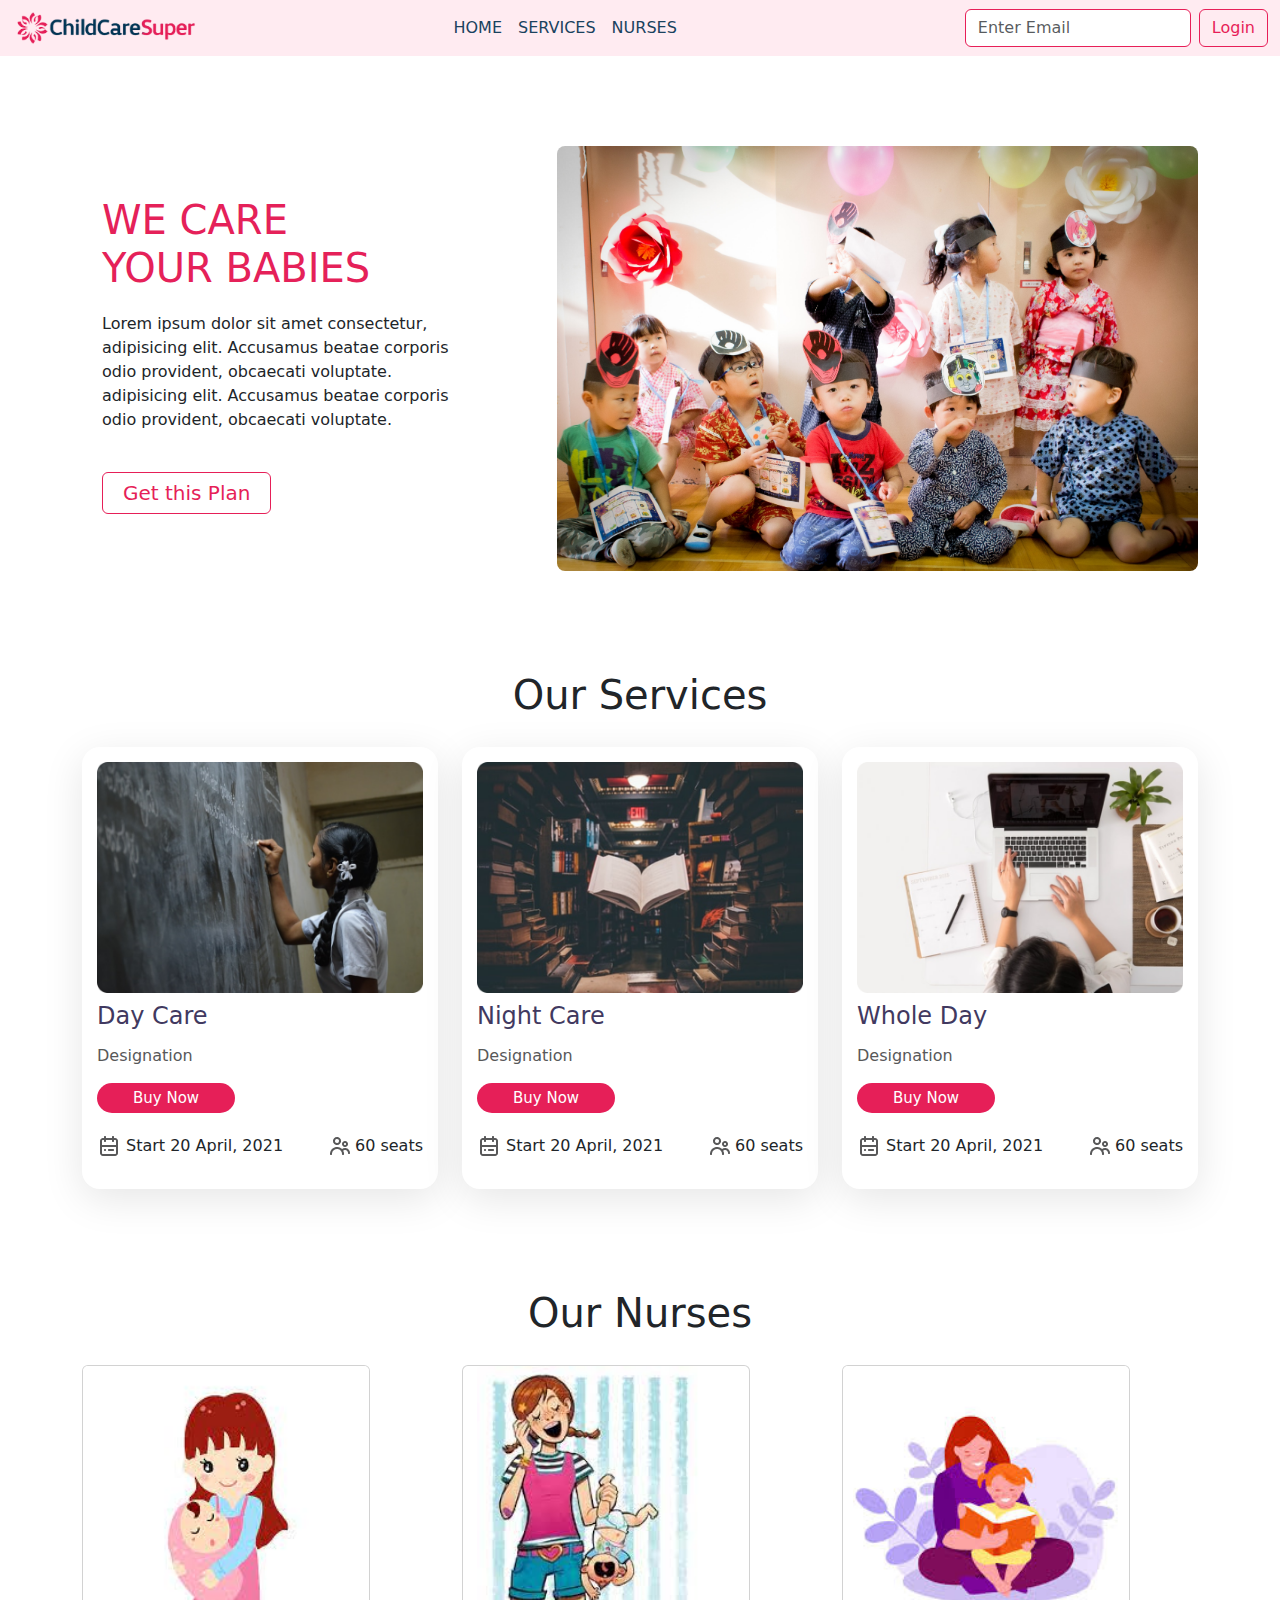
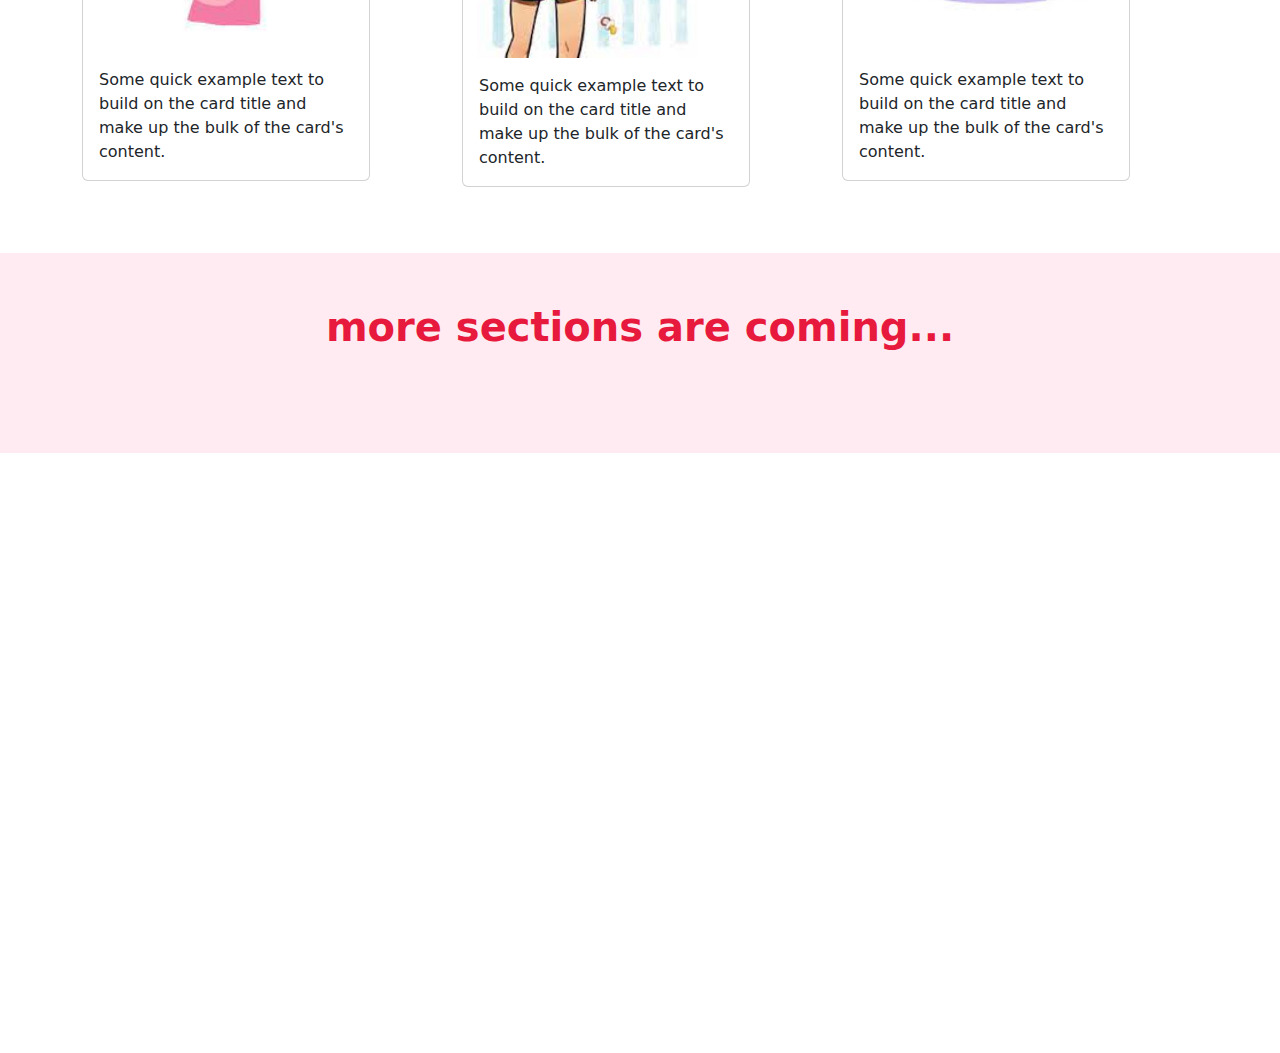
<file: index.html>
<!DOCTYPE html>
<html lang="en">
<head>
    <meta charset="UTF-8">
    <meta http-equiv="X-UA-Compatible" content="IE=edge">
    <meta name="viewport" content="width=device-width, initial-scale=1.0">
    <link rel="icon" href="images/icon.PNG">
    <title>Child Day Care</title>

    <link href="https://cdn.jsdelivr.net/npm/bootstrap@5.1.3/dist/css/bootstrap.min.css" rel="stylesheet">
    <link rel="stylesheet" href="css/style.css">
</head>
<body>
    <header>
        <nav class="navbar navbar-expand-lg navbar-light">
            <div class="container-fluid">
              <img src="images/logo_prev_ui.png" class="img-fluid nav-img" alt="">
              <button class="navbar-toggler" type="button" data-bs-toggle="collapse" data-bs-target="#navbarSupportedContent" aria-controls="navbarSupportedContent" aria-expanded="false" aria-label="Toggle navigation">
                <span class="navbar-toggler-icon"></span>
              </button>
              <div class="collapse navbar-collapse" id="navbarSupportedContent">
                <ul class="navbar-nav ms-auto mb-2 mb-lg-0">
                  <li class="nav-item">
                    <a class="nav-link " href="index.html">HOME</a>
                  </li>
                  <li class="nav-item">
                    <a class="nav-link" href="#services">SERVICES</a>
                  </li>
                  
                  <li class="nav-item">
                    <a class="nav-link" href="#nurse">NURSES</a>
                  </li>
                </ul>
                <form class="d-flex">
                  <input class="form-control me-2" type="search" placeholder="Enter Email" aria-label="Search">
                  <button class="btn btn-outline-success" type="submit">Login</button>
                </form>
              </div>
            </div>
          </nav>
    </header>

    <section class="banner-section">
        <div class="container">
            <div class="row">
                <div class="col-md-5">
                    <div class="banner-left">
                        <h2>We Care <br> Your Babies</h2>
                        <p>Lorem ipsum dolor sit amet consectetur, adipisicing elit. Accusamus beatae corporis odio provident, obcaecati voluptate. adipisicing elit. Accusamus beatae corporis odio provident, obcaecati voluptate. </p>
                        <div class="btn btn-plan">Get this Plan</div>
                    </div>
                </div>
        
                <div class="col-md-7">
                    <div class="banner-right">
                        <img src="images/banner.jpg" class="img-fluid" alt="">
                    </div>
                </div>
            </div>
        </div>
    </section>

   

    <section class="Services-section" id="services">
      <div class="container">
        <div class="row heading">
          <h1>Our Services</h1>
        </div>
  
        <div class="row">
          <div class="col-md-4">
            <div class="single-course">
              <img src="images/Rectangle 6.png" class="img-fluid" alt="">
  
              <h1>Day Care</h1>
              <p>Designation</p>
              <a href="" class="btn btn-course">Buy Now</a>
              <ul>
                <li><i><img src="images/calendar-outline 2.png" alt=""></i> <span class="mrgn">Start 20 April, 2021</span></li>
                <li><i><img src="images/Layer 2.png" alt=""></i> <span class="mrgn">60 seats</span></li>
              </ul>
            </div>
          </div>
  
          <div class="col-md-4">
            <div class="single-course">
              <img src="images/course.png" class="img-fluid" alt="">
  
              <h1>Night Care</h1>
              <p>Designation</p>
              <a href="" class="btn btn-course">Buy Now</a>
              <ul>
                <li><i><img src="images/calendar-outline 2.png" alt=""></i> <span class="mrgn">Start 20 April, 2021</span></li>
                <li><i><img src="images/Layer 2.png" alt=""></i> <span class="mrgn">60 seats</span></li>
              </ul>
            </div>
          </div>
  
          <div class="col-md-4">
            <div class="single-course">
              <img src="images/Rectangle 15.png" class="img-fluid" alt="">
  
              <h1>Whole Day</h1>
              <p>Designation</p>
              <a href="" class="btn btn-course">Buy Now</a>
              <ul>
                <li><i><img src="images/calendar-outline 2.png" alt=""></i> <span class="mrgn">Start 20 April, 2021</span></li>
                <li><i><img src="images/Layer 2.png" alt=""></i> <span class="mrgn">60 seats</span></li>
              </ul>
            </div>
          </div>
        </div>
      </div>
    </section>

   <section class="nurse-section" id="nurse">
    <div class="container">
      <div class="row heading">
        <h1>Our Nurses</h1>
      </div>

      <a class="need" href="test.html">
        <div class="row">
          <div class="col-md-4">
            <div class="card" style="width: 18rem;">
              <img src="images/nurse1.jpg" class="card-img-top" alt="...">
              <div class="card-body">
                <p class="card-text">Some quick example text to build on the card title and make up the bulk of the card's content.</p>
              </div>
            </div>
          </div>
          <div class="col-md-4">
            <div class="card card-2" style="width: 18rem;">
              <div class="card-2-img">
                <img src="images/nurse-2.jpg" class="card-img-top img-fluid" alt="...">
              </div>
              <div class="card-body">
                <p class="card-text">Some quick example text to build on the card title and make up the bulk of the card's content.</p>
              </div>
            </div>
          </div>
          <div class="col-md-4">
            <div class="card" style="width: 18rem;">
              <img src="images/nurse-3.jpg" class="card-img-top" alt="...">
              <div class="card-body">
                <p class="card-text">Some quick example text to build on the card title and make up the bulk of the card's content.</p>
              </div>
            </div>
          </div>
        </div>
      </a>
    </div>
   </section>


 <div class="more">
  <h1>more sections are coming...</h1>
 </div>
 <iframe src="https://www.facebook.com/plugins/post.php?href=https%3A%2F%2Fwww.facebook.com%2Fbalaghulquraan%2Fposts%2Fpfbid02fcdpXMQxb58iXLikWrptFin3nvT2grm3rDHVYVzaYUEGoBmEBRTELosWs9Dn92Vml&show_text=true&width=500" width="500" height="593" style="border:none;overflow:hidden" scrolling="no" frameborder="0" allowfullscreen="true" allow="autoplay; clipboard-write; encrypted-media; picture-in-picture; web-share"></iframe>

    <script src="https://cdn.jsdelivr.net/npm/bootstrap@5.1.3/dist/js/bootstrap.bundle.min.js"></script>
</body>
</html>
</file>
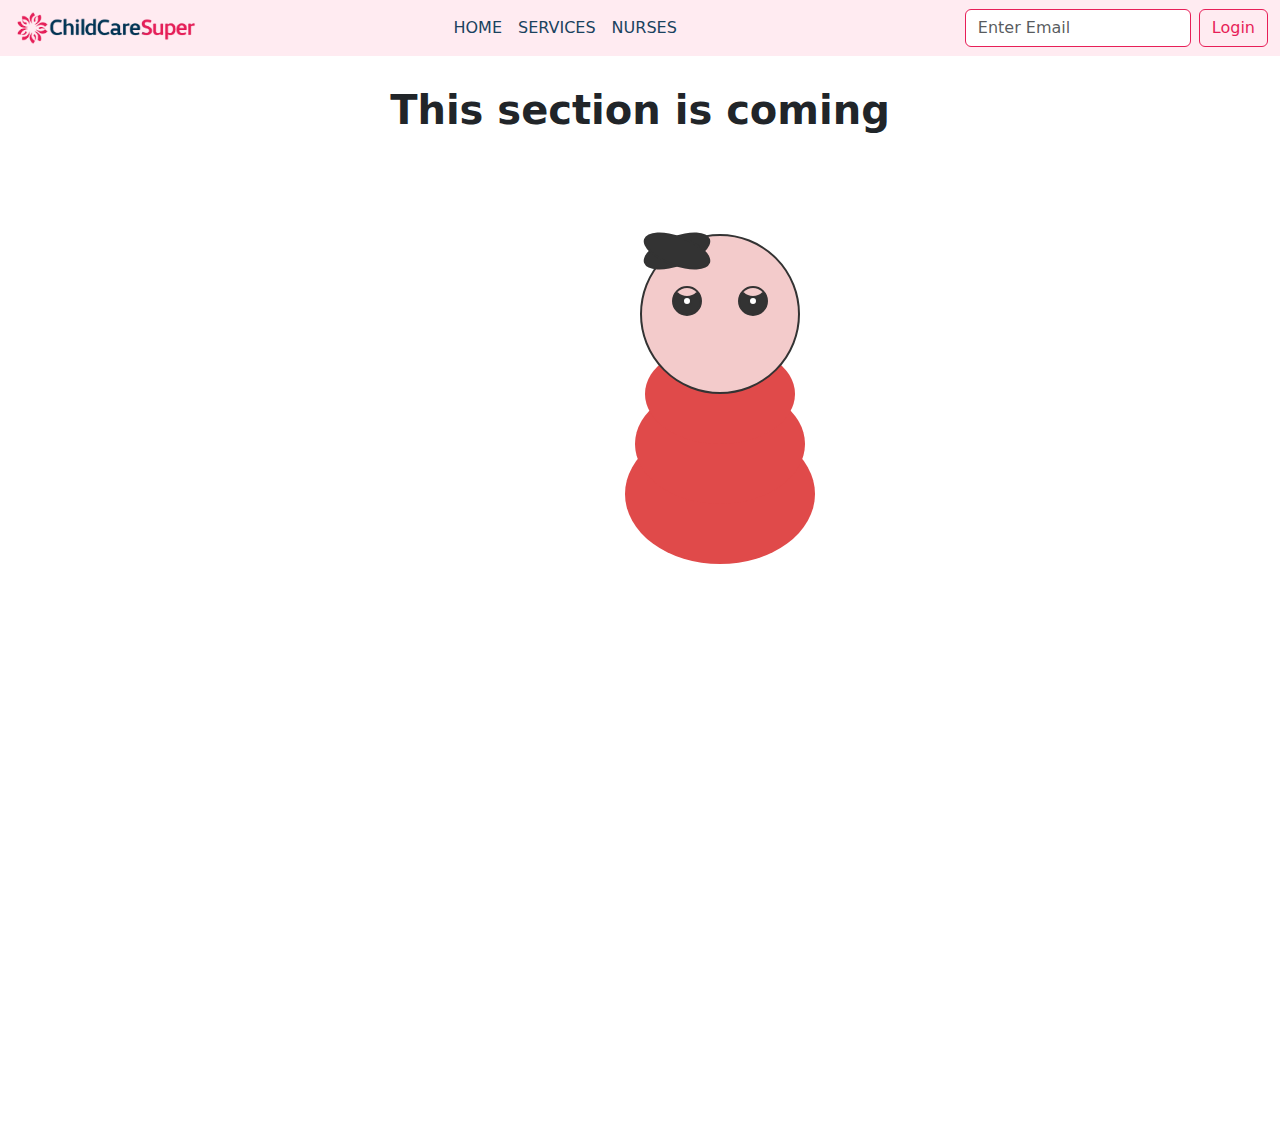
<file: test.html>
<!DOCTYPE html>
<html lang="en">
<head>
    <meta charset="UTF-8">
    <meta http-equiv="X-UA-Compatible" content="IE=edge">
    <meta name="viewport" content="width=device-width, initial-scale=1.0">
    <link rel="icon" href="images/icon.PNG">
    <title>Child Day Care</title>

    <link href="https://cdn.jsdelivr.net/npm/bootstrap@5.1.3/dist/css/bootstrap.min.css" rel="stylesheet">
    <link rel="stylesheet" href="css/style.css">
    <link rel="stylesheet" href="css/test.css">
</head>
<body>
    <header>
        <nav class="navbar navbar-expand-lg navbar-light">
            <div class="container-fluid">
              <img src="images/logo_prev_ui.png" class="img-fluid nav-img" alt="">
              <button class="navbar-toggler" type="button" data-bs-toggle="collapse" data-bs-target="#navbarSupportedContent" aria-controls="navbarSupportedContent" aria-expanded="false" aria-label="Toggle navigation">
                <span class="navbar-toggler-icon"></span>
              </button>
              <div class="collapse navbar-collapse" id="navbarSupportedContent">
                <ul class="navbar-nav ms-auto mb-2 mb-lg-0">
                    <li class="nav-item">
                        <a class="nav-link " href="index.html">HOME</a>
                      </li>
                      <li class="nav-item">
                        <a class="nav-link" href="#services">SERVICES</a>
                      </li>
                      
                      <li class="nav-item">
                        <a class="nav-link" href="#nurse">NURSES</a>
                      </li>
                </ul>
                <form class="d-flex">
                  <input class="form-control me-2" type="search" placeholder="Enter Email" aria-label="Search">
                  <button class="btn btn-outline-success" type="submit">Login</button>
                </form>
              </div>
            </div>
          </nav>
    </header>

    <h1 class="nnn" style="margin-top: 30px">This section is coming</h1>



    <div class="container">
        <div class="character">
            <div class="head">
                <div class="ribbon">
                    <div class="ribbon-left"></div>
                    <div class="ribbon-right"></div>
                </div>
                <div class="eyes eye-left">
                    <div class="iris"></div>
                </div>
                <div class="eyes eye-right">
                    <div class="iris"></div>
                </div>
            </div>
            <div class="body"></div>
        </div>
    </div>

    
</body>
</file>
<file: css/style.css>
*{
    margin: 0;
    padding: 0;
}

.navbar-expand-lg .navbar-nav {
    margin-right: 280px;
}

.nav-img {
    width: 15%;
}

.btn-outline-success:hover {
    color: #fff;
    background-color: #e71f58;
    border-color: #e71f58;
}

.btn-outline-success {
    color: #e71e58;
    border-color: #e71f58;
}
.form-control {
    
    border: 1px solid #e71f58;
    
}
header {
    background: #ffebf1;
}
.navbar{

}
.form-control:focus {
    color: #212529;
    border-color: #e82460;
    outline: 0;
    box-shadow: none;
}

.navbar-light .navbar-nav .nav-link:hover {
    color: #e61654;
}
.navbar-light .navbar-nav .nav-link {
    color: #1a425e;
    font-size: 16px;
    font-weight: 500;
}

.navbar-light .navbar-nav .nav-link:focus, .navbar-light .navbar-nav .nav-link:hover {
    color: rgb(231 31 88);
}

.banner-section{

padding-top: 90px;
}

.banner-left{

padding-top: 50px;

padding-left: 20px;
}

.banner-left h2{
    
color: #e52159;
    
font-size: 40px;
    
text-transform: uppercase;
}

.banner-left p{
    
margin-top: 20px;
    
margin-bottom: 10px;
    
width: 85%;
}

.btn-plan{

border: 1px solid #e61f58;

font-size: 20px;

padding: 5px 20px;

color: #e61f58;

margin-top: 30px;
}
.btn-plan:hover{
    color: #fff;
    background: #e61f58;
    border: 1px solid #e61f58;
}
.banner-right{
}

.banner-right img{
    
border-radius: 8px;
}

.Services-section{

padding-top: 100px;

padding-bottom: 50px;
}

.Services-section .heading{

}

.Services-section .heading h1{

text-align: center;

padding-bottom: 20px;
}

.single-course{

    background: #FFFFFF;
    
    box-shadow: 0px 10px 40px rgba(0, 0, 0, 0.1);
    
    border-radius: 18px;
    
    padding: 15px;
    }
    
    .single-course img{
        
    }
    
    .single-course h1{
        
    font-weight: 500;
        
    font-size: 24px;
        
    line-height: 36px;
    /* identical to box height */
        
    margin: 5px 0 10px 0;
        
    color: #413960;
    }
    
    .single-course p{
        
    font-weight: 400;
        
    font-size: 16px;
        
    line-height: 24px;
    /* identical to box height */
        
    color: #585859;
        
    margin: 5px 0;
    }
    
    .btn-course{
    
background: #e61f58;
    
border-radius: 33px;
    
padding: 0;
    
padding: 3px 35px;
    
color: #fff;
    
font-size: 15px;
    
margin: 10px 0;
    }
    
    .single-course ul{
    
list-style: none;
    
display: flex;
    
justify-content: space-between;
    
margin-top: 10px;
    
align-items: center;
    
padding-left: 0;
    }
    
    .single-course ul li{
        
    display: flex;
        
    align-items: center;
        
    /* justify-content: left; */
    }
    
    .single-course ul li i{
        
    padding-right: 5px;
    }
    

    .nurse-section{

padding-bottom: 20px;

padding-top: 50px;

}

    .nurse-section h1{
        
text-align: center;
        
padding-bottom: 20px;
    }

    .card-2{

    }

    .card-2 img{
        
    }

    .card-2-img{
        
width: 240px;
        
/* height: 50px; */
        
padding-left: 14px;
    }


    .card-text{

    }

    .need{
        color: #212529;
    text-decoration: none;
    }


    .more{

background: #ffebf1;

height: 200px;

}

    .more h1{
        
text-align: center;
        
margin-top: 46px;
        
margin-bottom: 50px;
        
padding-top: 50px;
        
color: #e7193d;
        
font-weight: 700;
    }
</file>
<file: css/test.css>
body {
    margin: 0;
    padding: 0;
}

.container {
    width: 100%;
    height: 100vh;
    display: flex;
    justify-content: center;
    margin-top: 100px;
}

.character {
    position: relative;
    transform-origin: 100% 100%;
    animation: character 2s ease-in-out infinite alternate;
}

.head,
.body,
.body-up,
.eyes,
.iris,
.eyes::before,
.ribbon-left,
.ribbon-right  {
    position: absolute;
}

.head, 
.eyes,
.ears,
.feet,
.iris,
.eyes::before,
.ribbon-left,
.ribbon-right {
    border: 2px solid #333;
    border-radius: 50%;
}

.head {
    background: #f3cbcb;
    width: 160px;
    height: 160px;
    z-index: 10;
}

.ribbon-left,
.ribbon-right {
    background: #333;
    width: 70px;
    height: 30px;
}

.ribbon-left {
    transform: rotate(-20deg);
}

.ribbon-right {
    transform: rotate(20deg);
}


.eyes {
    background: #333;
    width: 30px;
    height: 30px;
    top: 50px;
    display: flex;
    justify-content: center;
    align-items: center;
    overflow: hidden;
}

.eyes::before {
    content: "";
    background: #f3cbcb;
    width: 30px;
    height: 30px;
    top: -20px;
    z-index: 10;
    animation: eyes 2.5s infinite;
}

.eye-left {
    left: 30px;
}

.eye-right {
    right: 30px;
}

.iris {
    background: #fff;
    width: 10px;
    height: 10px;
    animation: iris 2.5s infinite;
}

@keyframes iris {
    100% {opacity: 0}
}
.nnn{
    text-align: center;
    font-weight: 700;
}

.body {
    background: #e04a4a;
    width: 150px;
    height: 100px;
    top: 110px;
    left: 5px;
    border-radius: 50%;
    box-shadow: 
                0 50px 0 10px #e04a4a,
                0 100px 0 20px #e04a4a;
}

/*keyframes*/

@keyframes eyes {
    100% {transform: translateY(20px);}
}

@keyframes character {
    0% {transform: rotate(-5deg);}
    100% {transform: rotate(5deg);}
}
</file>
